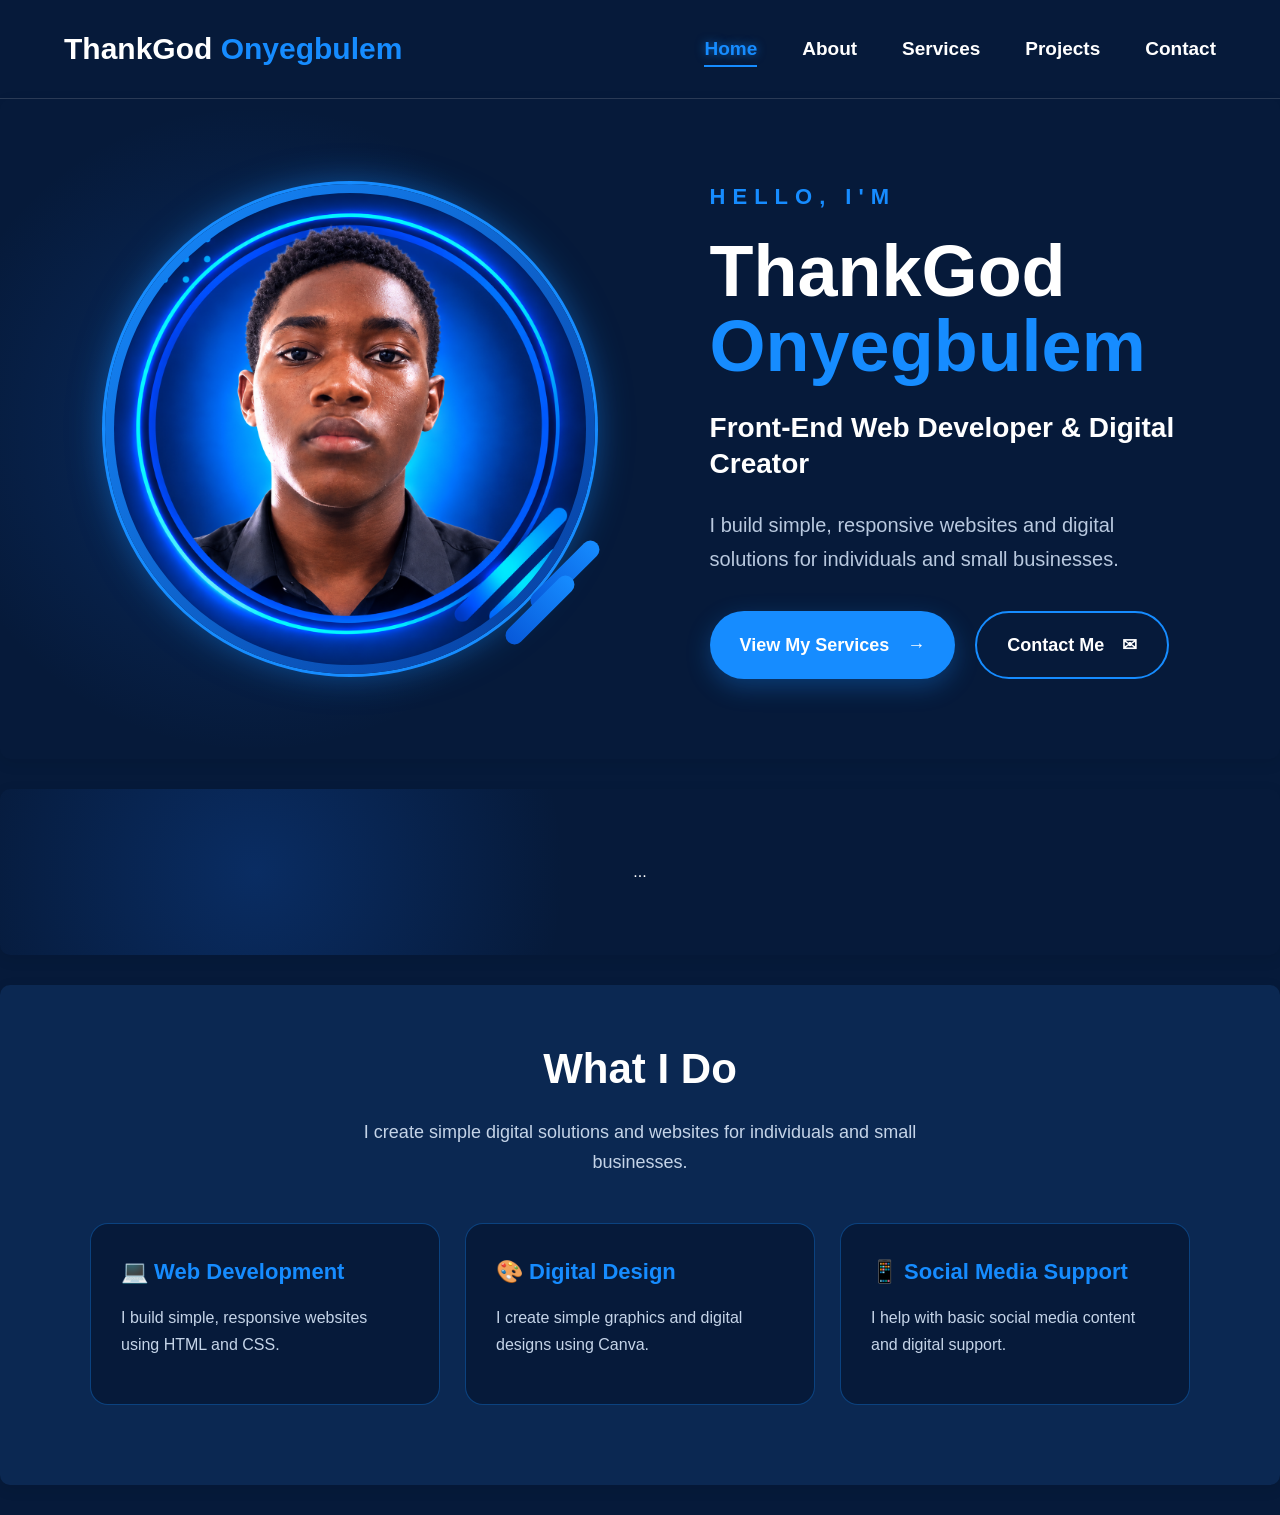
<file: index.html>
<!DOCTYPE html>
<html lang="en">

<head>
    <meta charset="UTF-8">
    <meta name="viewport" content="width=device-width, initial-scale=1.0">
    <title>ThankGod Onyegbulem | Front-End Developer</title>
    <link rel="stylesheet" href="style.css">
</head>

<body>

    <header>
        <nav>
            <div class="logo">
                ThankGod <span>Onyegbulem</span>
            </div>

            <ul>
                <li><a href="index.html" class="active">Home</a></li>
                <li><a href="about.html">About</a></li>
                <li><a href="services.html">Services</a></li>
                <li><a href="projects.html">Projects</a></li>
                <li><a href="contact.html">Contact</a></li>
            </ul>
        </nav>
    </header>


    <main>

        <section class="hero">

            <!-- PROFILE IMAGE -->
            <div class="hero-image">
                <div class="image-circle">
                    <img src="images/profile.jpg" alt="ThankGod Onyegbulem">
                </div>

                <div class="image-line line-one"></div>
                <div class="image-line line-two"></div>
            </div>


            <!-- HERO TEXT -->
            <div class="hero-text">

                <p class="intro">HELLO, I'M</p>

                <h1>
                    ThankGod<br>
                    <span>Onyegbulem</span>
                </h1>

                <h2>Front-End Web Developer & Digital Creator</h2>

                <p class="description">
                    I build simple, responsive websites and digital
                    solutions for individuals and small businesses.
                </p>


                <div class="hero-buttons">

                    <a href="services.html" class="btn primary-btn">
                        View My Services
                        <span>→</span>
                    </a>

                    <a href="contact.html" class="btn secondary-btn">
                        Contact Me
                        <span>✉</span>
                    </a>

                </div>

            </div>

        </section>
        <section class="hero">
            ...
        </section>

        <section class="what-i-do">

            <h2>What I Do</h2>

            <p>
                I create simple digital solutions and websites for individuals
                and small businesses.
            </p>

            <div class="what-grid">

                <div class="what-card">
                    <h3>💻 Web Development</h3>
                    <p>
                        I build simple, responsive websites using HTML and CSS.
                    </p>
                </div>

                <div class="what-card">
                    <h3>🎨 Digital Design</h3>
                    <p>
                        I create simple graphics and digital designs using Canva.
                    </p>
                </div>

                <div class="what-card">
                    <h3>📱 Social Media Support</h3>
                    <p>
                        I help with basic social media content and digital support.
                    </p>
                </div>

            </div>

        </section>

    </main>

    </main>

</body>

</html>
</file>
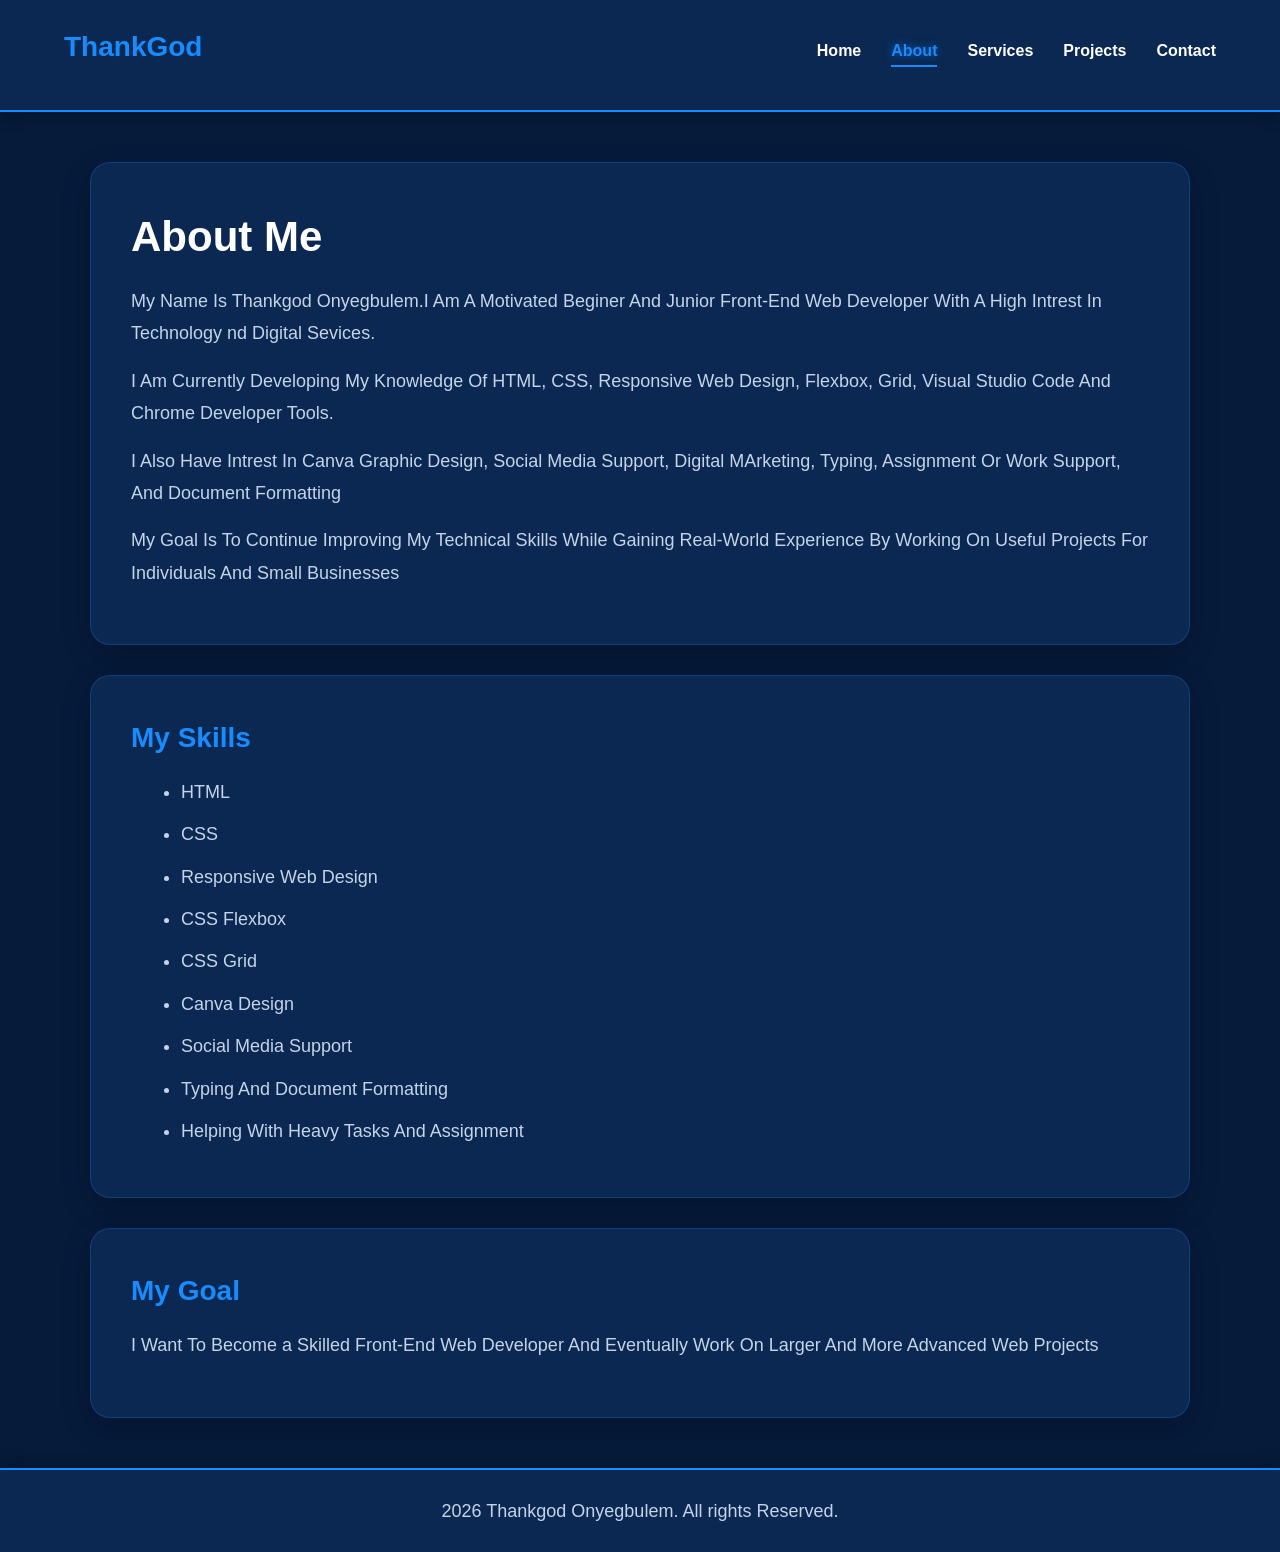
<file: about.html>
<!DOCTYPE html>
<html lang="en">

<head>
    <meta charset="UTF-8">
    <meta name="viewport" content="width=device-width, initial-scale=1.0">
    <title>About Me</title>
    <link rel="stylesheet" href="style.css">
</head>

<body>
    <header>
        <nav>
            <h2>ThankGod</h2>

            <ul>
                <li><a href="index.html">Home</a></li>
                <li><a href="about.html" class="active">About</a></li>
                <li><a href="services.html">Services</a></li>
                <li><a href="projects.html">Projects</a></li>
                <li><a href="contact.html">Contact</a></li>
            </ul>
        </nav>
    </header>
    <main>
        <section class="about-section">
            <h1>About Me</h1>
            <p>My Name Is Thankgod Onyegbulem.I Am A Motivated Beginer And Junior Front-End Web Developer With A High
                Intrest In Technology nd Digital Sevices.</p>

            <p>I Am Currently Developing My Knowledge Of HTML, CSS, Responsive Web Design, Flexbox, Grid, Visual Studio
                Code And Chrome Developer Tools.</p>

            <p>I Also Have Intrest In Canva Graphic Design, Social Media Support, Digital MArketing, Typing, Assignment
                Or Work Support, And Document Formatting</p>


            <p>My Goal Is To Continue Improving My Technical Skills While Gaining Real-World Experience By Working On
                Useful Projects For Individuals And Small Businesses</p>

        </section>

        <section>
            <h2>My Skills</h2>

            <ul>
                <li>HTML</li>
                <li>CSS</li>
                <li>Responsive Web Design</li>
                <li> CSS Flexbox</li>
                <li>CSS Grid</li>
                <li>Canva Design</li>
                <li>Social Media Support</li>
                <li>Typing And Document Formatting</li>
                <li>Helping With Heavy Tasks And Assignment</li>
            </ul>
        </section>

        <section>
            <h2>My Goal</h2>
            <p>I Want To Become a Skilled Front-End Web Developer And Eventually Work On Larger And More Advanced Web
                Projects</p>
        </section>
    </main>

    <footer>
        <p>2026 Thankgod Onyegbulem. All rights Reserved.</p>
    </footer>
</body>

</html>
</file>
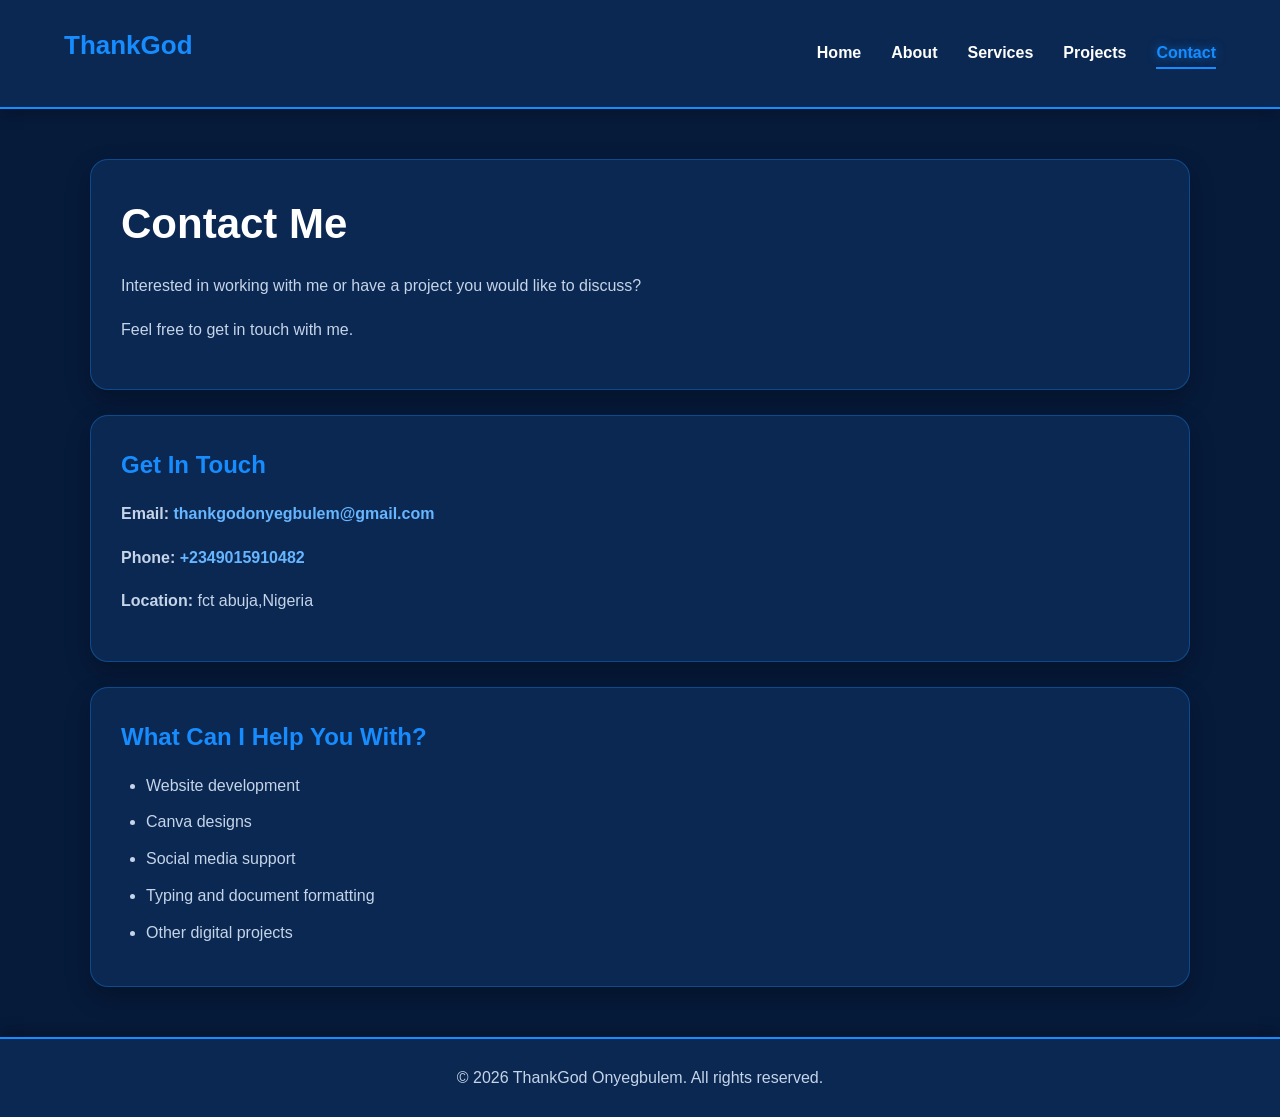
<file: contact.html>
<!DOCTYPE html>
<html lang="en">

<head>
    <meta charset="UTF-8">
    <meta name="viewport" content="width=device-width, initial-scale=1.0">

    <title>Contact | ThankGod</title>

    <link rel="stylesheet" href="style.css">
</head>

<body>

    <header>
        <nav>
            <h2>ThankGod</h2>

            <ul>
                <li><a href="index.html">Home</a></li>
                <li><a href="about.html">About</a></li>
                <li><a href="services.html">Services</a></li>
                <li><a href="projects.html">Projects</a></li>
                <li><a href="contact.html" class="active">Contact</a></li>
            </ul>
        </nav>
    </header>

    <main>

        <section class="contact-card">
            <h1>Contact Me</h1>

            <p>
                Interested in working with me or have a project
                you would like to discuss?
            </p>

            <p>
                Feel free to get in touch with me.
            </p>
        </section>

        <section class="contact-card">
            <h2>Get In Touch</h2>

            <p>
                <strong>Email:</strong>
                <a href="mailto:your-email@example.com">
                    thankgodonyegbulem@gmail.com
                </a>
            </p>

            <p>
                <strong>Phone:</strong>
                <a href="tel:+2349015910482">
                    +2349015910482
                </a>
            </p>

            <p>
                <strong>Location:</strong>
                fct abuja,Nigeria
            </p>
        </section>

        <section class="contact-card">
            <h2>What Can I Help You With?</h2>

            <ul>
                <li>Website development</li>
                <li>Canva designs</li>
                <li>Social media support</li>
                <li>Typing and document formatting</li>
                <li>Other digital projects</li>
            </ul>
        </section>

    </main>

    <footer>
        <p>© 2026 ThankGod Onyegbulem. All rights reserved.</p>
    </footer>

</body>

</html>
</file>
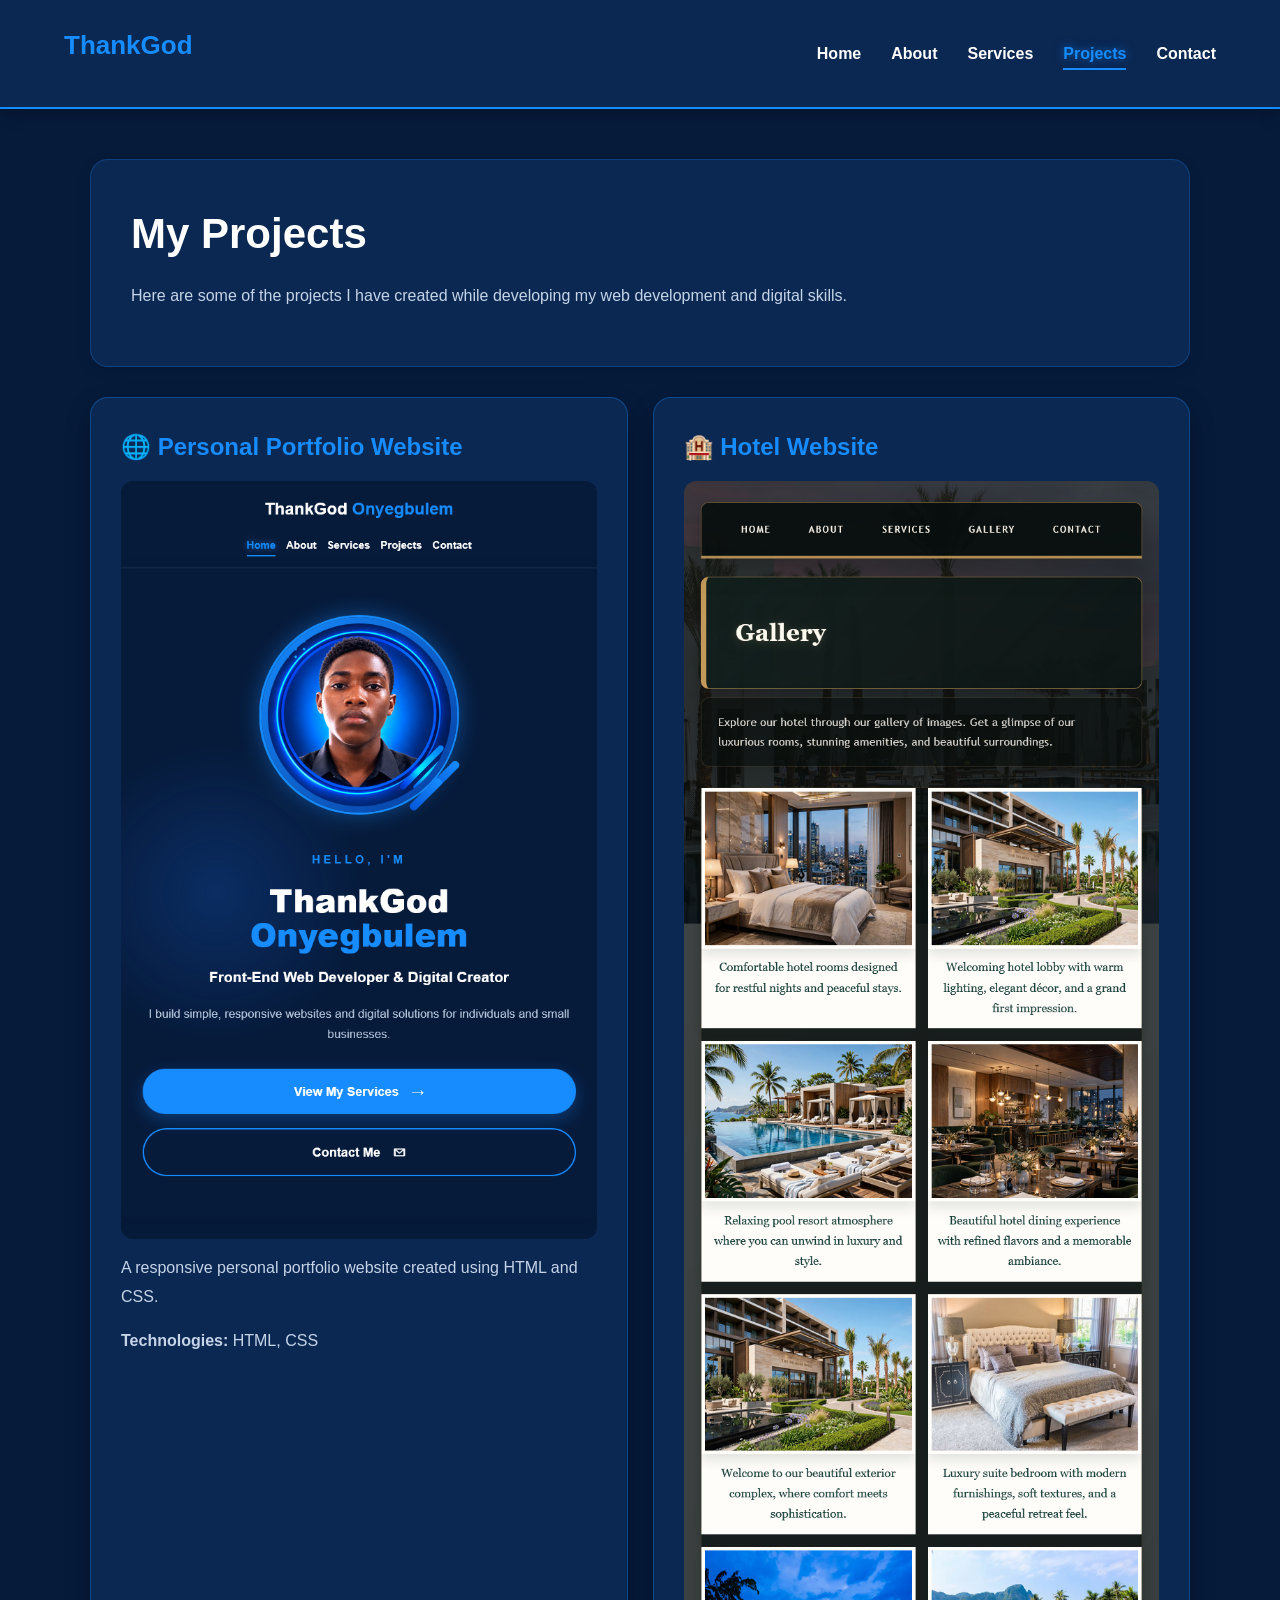
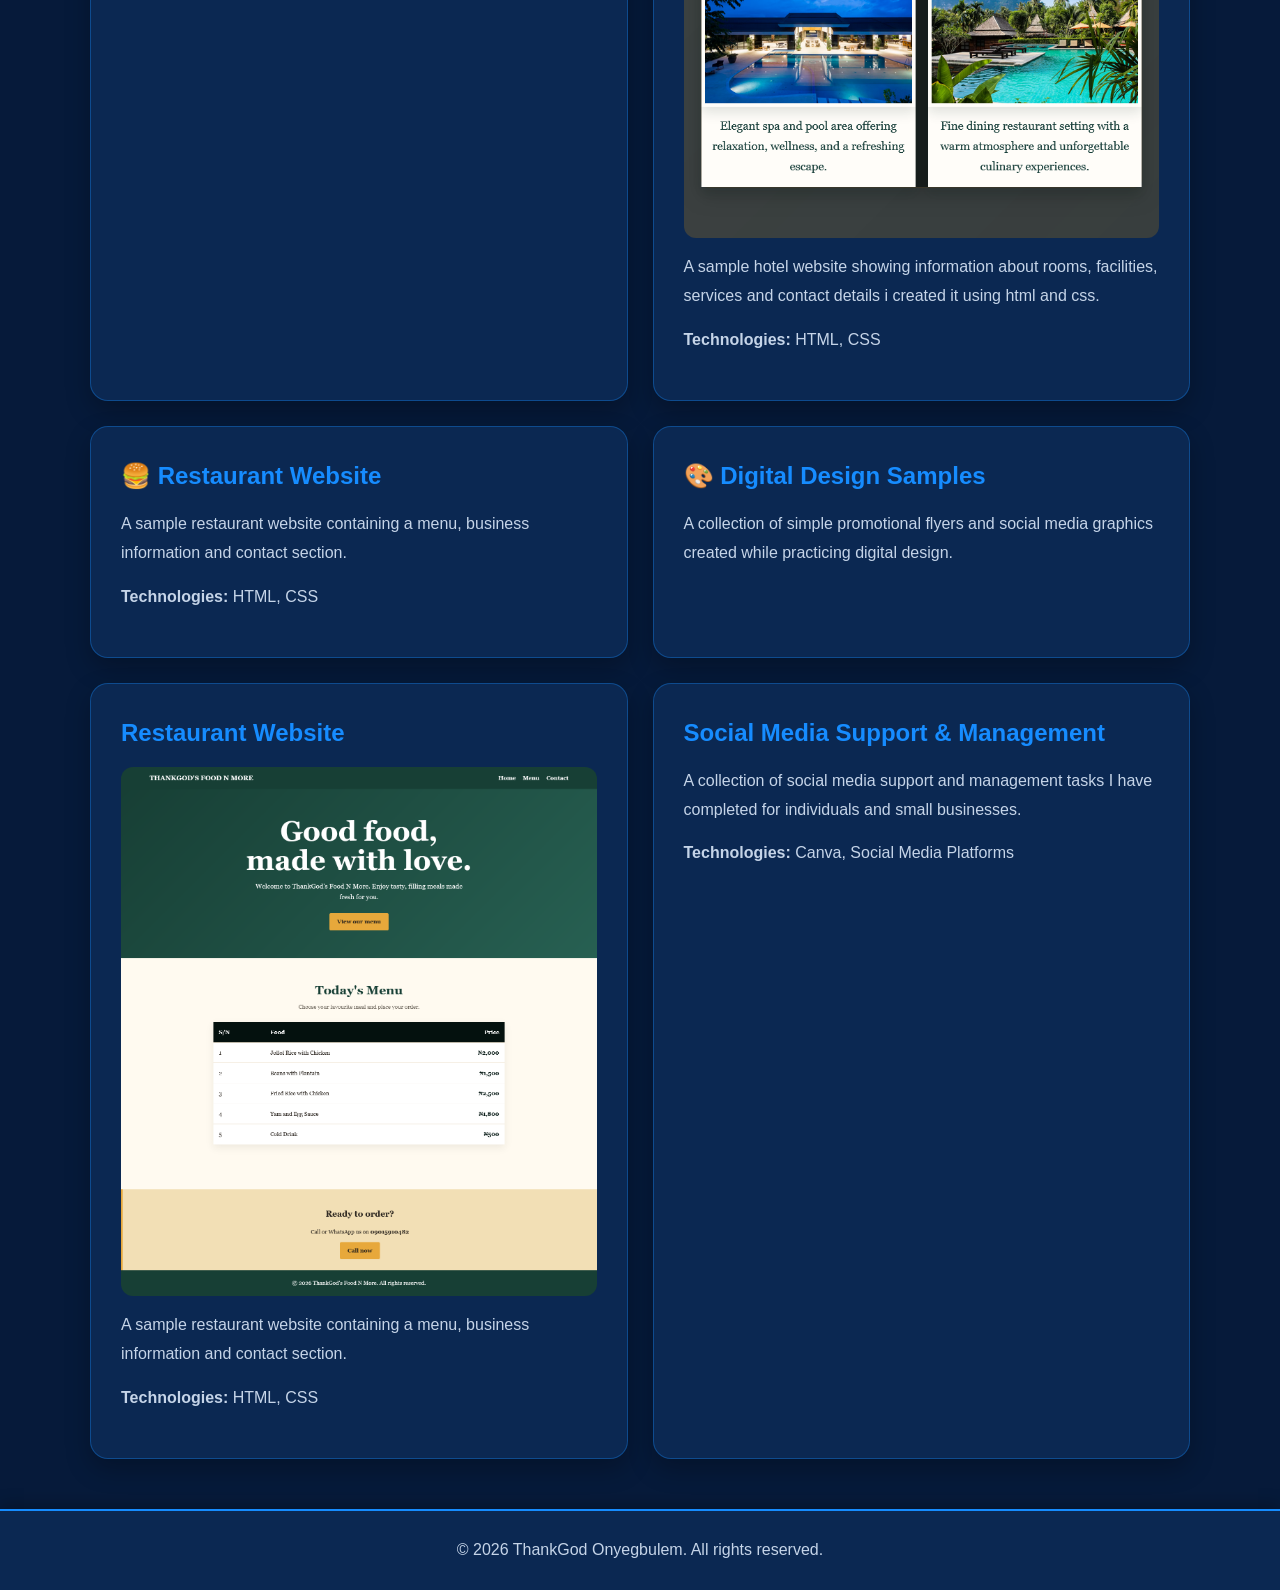
<file: projects.html>
<!DOCTYPE html>
<html lang="en">

<head>
    <meta charset="UTF-8">
    <meta name="viewport" content="width=device-width, initial-scale=1.0">

    <title>Projects | ThankGod</title>

    <link rel="stylesheet" href="style.css">
</head>

<body>

    <header>
        <nav>
            <h2>ThankGod</h2>

            <ul>
                <li><a href="index.html">Home</a></li>
                <li><a href="about.html">About</a></li>
                <li><a href="services.html">Services</a></li>
                <li><a href="projects.html" class="active">Projects</a></li>
                <li><a href="contact.html">Contact</a></li>
            </ul>
        </nav>
    </header>

    <main>

        <section>
            <h1>My Projects</h1>

            <p>
                Here are some of the projects I have created
                while developing my web development and digital skills.
            </p>
        </section>
        <div class="project-grid">
            <section class="project-card">
                <h2>🌐 Personal Portfolio Website</h2>
                <img src="images/portfolio-home.png" alt="Personal Portfolio Website Project">

                <p>
                    A responsive personal portfolio website created
                    using HTML and CSS.
                </p>

                <p><strong>Technologies:</strong> HTML, CSS</p>
            </section>

            <section class="project-card">
                <h2>🏨 Hotel Website</h2>
                <img src="images/hotel-website.png" alt="Hotel Website Project">

                <p>
                    A sample hotel website showing information about
                    rooms, facilities, services and contact details i created it using html and css.
                </p>

                <p><strong>Technologies:</strong> HTML, CSS</p>
            </section>

            <section class="project-card">
                <h2>🍔 Restaurant Website</h2>

                <p>
                    A sample restaurant website containing a menu,
                    business information and contact section.
                </p>

                <p><strong>Technologies:</strong> HTML, CSS</p>
            </section>

            <section class="project-card">
                <h2>🎨 Digital Design Samples</h2>

                <p>
                    A collection of simple promotional flyers and
                    social media graphics created while practicing
                    digital design.
                </p>
            </section>

            <section class="project-card">
                <h2>Restaurant Website</h2>
                <img src="images/restaurant-website.png" alt="Restaurant Website Project">

                <p>
                    A sample restaurant website containing a menu,
                    business information and contact section.</p>

                <p><strong>Technologies:</strong> HTML, CSS</p>
            </section>
            <section class="project-card">
                <h2>Social Media Support & Management</h2>
                <p>
                    A collection of social media support and management
                    tasks I have completed for individuals and small businesses.
                </p>
                <p><strong>Technologies:</strong> Canva, Social Media Platforms</p>
            </section>
        </div>
    </main>

    <footer>
        <p>© 2026 ThankGod Onyegbulem. All rights reserved.</p>
    </footer>

</body>

</html>
</file>
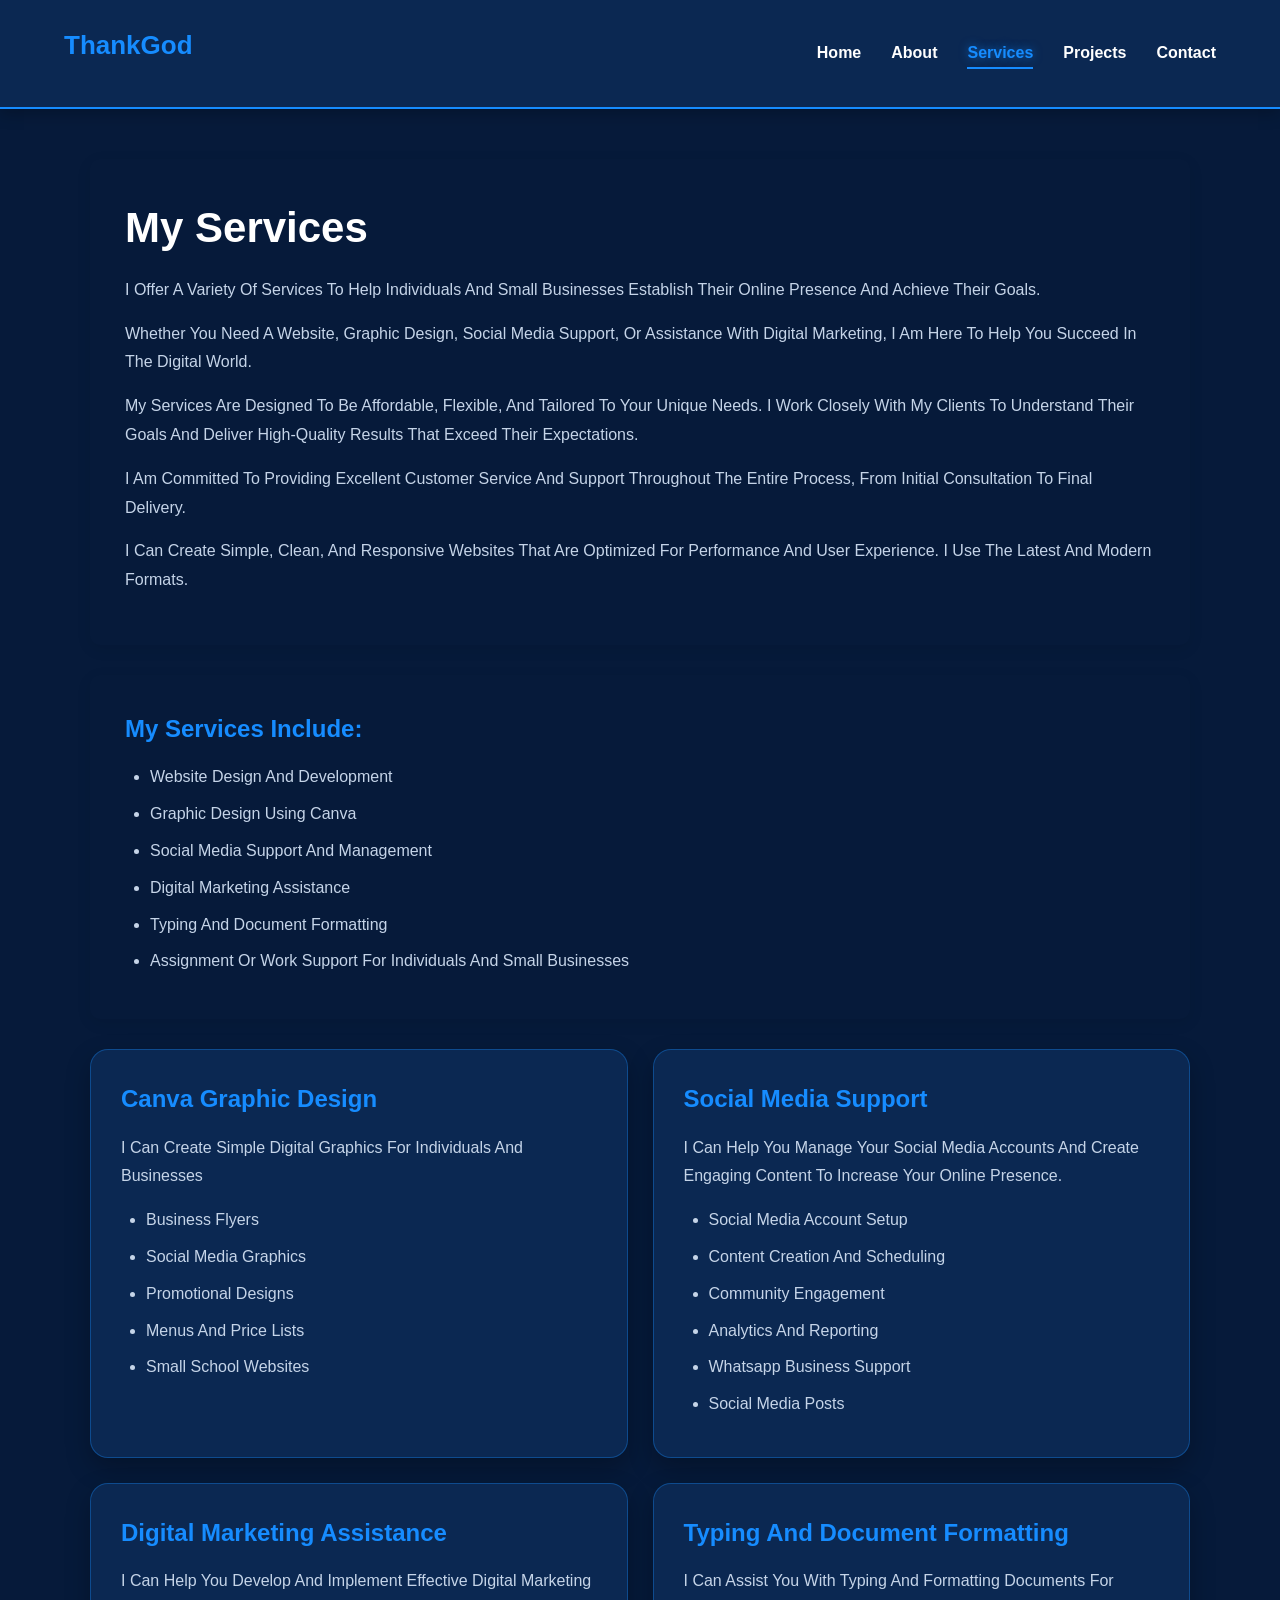
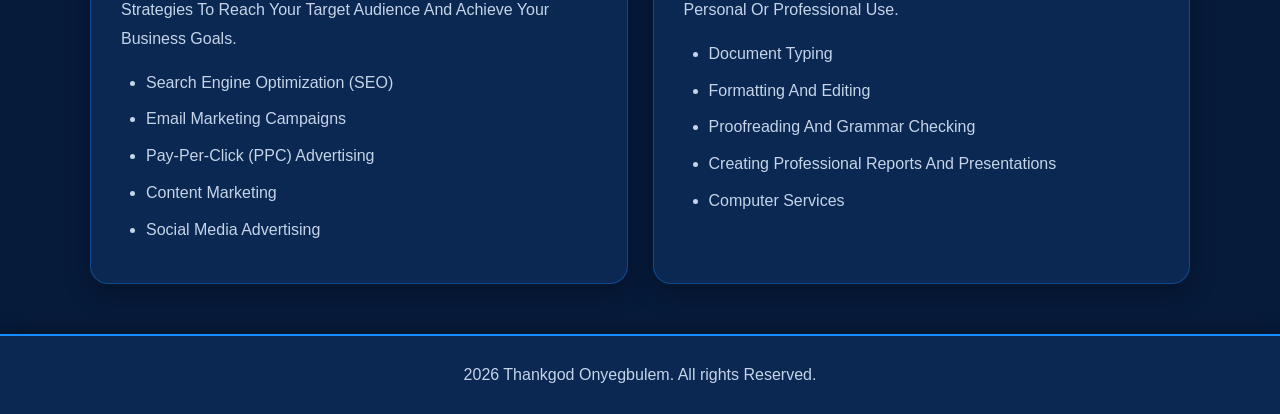
<file: services.html>
<!DOCTYPE html>
<html lang="en">

<head>
    <meta charset="UTF-8">
    <meta name="viewport" content="width=device-width, initial-scale=1.0">
    <title>Services|ThankGod</title>
    <link rel="stylesheet" href="style.css">
</head>

<body>
    <header>
        <nav>
            <h2>ThankGod</h2>
            <ul>
                <li><a href="index.html">Home</a></li>

                <li><a href="about.html">About</a></li>

                <li><a href="services.html" class="active">Services</a></li>

                <li><a href="projects.html">Projects</a></li>

                <li><a href="contact.html">Contact</a></li>
            </ul>
        </nav>
    </header>
    <main>
        <section>
            <h1>My Services</h1>
            <p>I Offer A Variety Of Services To Help Individuals And Small Businesses Establish Their Online Presence
                And Achieve Their Goals.</p>

            <p>Whether You Need A Website, Graphic Design, Social Media Support, Or Assistance With Digital Marketing,
                I Am Here To Help You Succeed In The Digital World.</p>

            <p>My Services Are Designed To Be Affordable, Flexible, And Tailored To Your Unique Needs. I Work Closely
                With My Clients To Understand Their Goals And Deliver High-Quality Results That Exceed Their
                Expectations.</p>

            <p>
                I Am Committed To Providing Excellent Customer Service And Support Throughout The Entire Process, From
                Initial Consultation To Final Delivery.
            </p>

            <p>
                I Can Create Simple, Clean, And Responsive Websites That Are Optimized For Performance And User
                Experience. I Use The Latest And Modern Formats.
            </p>

        </section>

        <section>
            <h2>My Services Include:</h2>

            <ul>
                <li>Website Design And Development</li>
                <li>Graphic Design Using Canva</li>
                <li>Social Media Support And Management</li>
                <li>Digital Marketing Assistance</li>
                <li>Typing And Document Formatting</li>
                <li>Assignment Or Work Support For Individuals And Small Businesses</li>
            </ul>
        </section>

        <div class="service-grid">
            <section class="service-card">
                <h2>Canva Graphic Design</h2>


                <p>I Can Create Simple Digital Graphics For Individuals And Businesses</p>

                <ul>
                    <li>Business Flyers</li>
                    <li>Social Media Graphics</li>
                    <li>Promotional Designs</li>
                    <li>Menus And Price Lists</li>
                    <li>Small School Websites</li>
                </ul>
            </section>
            <section class="service-card">
                <h2>Social Media Support</h2>

                <p>I Can Help You Manage Your Social Media Accounts And Create Engaging Content To Increase Your Online
                    Presence.</p>

                <ul>
                    <li>Social Media Account Setup</li>
                    <li>Content Creation And Scheduling</li>
                    <li>Community Engagement</li>
                    <li>Analytics And Reporting</li>
                    <li>Whatsapp Business Support</li>
                    <li>Social Media Posts</li>
                </ul>
            </section>

            <section class="service-card">
                <h2>Digital Marketing Assistance</h2>

                <p>I Can Help You Develop And Implement Effective Digital Marketing Strategies To Reach Your Target
                    Audience And Achieve Your Business Goals.</p>

                <ul>
                    <li>Search Engine Optimization (SEO)</li>
                    <li>Email Marketing Campaigns</li>
                    <li>Pay-Per-Click (PPC) Advertising</li>
                    <li>Content Marketing</li>
                    <li>Social Media Advertising</li>
                </ul>

            </section>

            <section class="service-card">
                <h2>Typing And Document Formatting</h2>

                <p>I Can Assist You With Typing And Formatting Documents For Personal Or Professional Use.</p>

                <ul>
                    <li>Document Typing</li>
                    <li>Formatting And Editing</li>
                    <li>Proofreading And Grammar Checking</li>
                    <li>Creating Professional Reports And Presentations</li>
                    <li>Computer Services</li>
                </ul>
            </section>
        </div>
    </main>

    <footer>
        <p>2026 Thankgod Onyegbulem. All rights Reserved.</p>
    </footer>
</body>

</html>
</file>
<file: style.css>
/* General settings */

* {
    margin: 0;
    padding: 0;
    box-sizing: border-box;
}

body {
    font-family: Arial, sans-serif;
    line-height: 1.6;
    background-color: #f5f7fa;
    color: #222;
}

/* Navigation */
/* Navigation */

header {
    background-color: #0b1f3a;
    padding: 20px 8%;
}

nav {
    display: flex;
    justify-content: space-between;
    align-items: center;
}

nav h2 {
    color: white;
    font-size: 26px;
}

nav ul {
    display: flex;
    list-style: none;
    gap: 30px;
}

nav a {
    color: white;
    text-decoration: none;
    font-size: 16px;
    font-weight: bold;
    transition: 0.3s;
}

nav a:hover {
    color: #4da6ff;
}


/* Main content */

main {
    width: 95%;
    max-width: 1200px;
    margin: 40px auto;
}

section {
    background-color: white;
    padding: 35px;
    margin-bottom: 30px;
    border-radius: 10px;
}

/* Headings */

h1 {
    font-size: 40px;
    margin-bottom: 15px;
}

h2 {
    margin-bottom: 15px;
}

p {
    margin-bottom: 15px;
}

/* Lists */

section ul {
    margin-left: 25px;
}

/* Footer */

footer {
    background-color: #0b1f3a;
    color: white;
    text-align: center;
    padding: 20px;
}

/* Hero Section */

.hero {
    min-height: 75vh;
    display: flex;
    align-items: center;
    padding: 80px;
}

.hero-text {
    max-width: 700px;
}

.intro {
    font-weight: bold;
    letter-spacing: 3px;
}

.hero h1 {
    font-size: 64px;
    margin-bottom: 15px;
}

.hero h2 {
    font-size: 30px;
    margin-bottom: 25px;
}

.hero p {
    font-size: 20px;
    max-width: 750px;
}

.hero-buttons {
    display: flex;
    gap: 15px;
    margin-top: 30px;
}

.btn {
    display: inline-block;
    background-color: #0b1f3a;
    color: white;
    padding: 14px 24px;
    text-decoration: none;
    border-radius: 6px;
    font-size: 16px;
}

.secondary-btn {
    background-color: #555;
}

.btn:hover {
    opacity: 0.8;
}

/* Services Page */

main section {
    box-shadow: 0 4px 15px rgba(0, 0, 0, 0.08);
    transition: transform 0.3s ease;
}

main section:hover {
    transform: translateY(-5px);
}

section h2 {
    color: #0b1f3a;
}

section li {
    margin-bottom: 8px;
}

/* Service Cards */

.service-grid {
    display: grid;
    grid-template-columns: repeat(2, 1fr);
    gap: 25px;
    margin-top: 30px;
}

.service-grid .service-card {
    background-color: white;
    padding: 30px;
    margin-bottom: 0;
    border-radius: 12px;
    box-shadow: 0 4px 15px rgba(0, 0, 0, 0.08);
    transition: transform 0.3s ease;
}

.service-grid .service-card:hover {
    transform: translateY(-8px);
}

.service-grid .service-card h2 {
    color: #0b1f3a;
    margin-bottom: 15px;
}

.service-grid .service-card li {
    margin-bottom: 8px;
}

@media (max-width: 768px) {
    .service-grid {
        grid-template-columns: 1fr;
    }
}

/* Project Cards */

.project-grid {
    display: grid;
    grid-template-columns: repeat(2, 1fr);
    gap: 25px;
    margin-top: 30px;
}

.project-grid .project-card {
    background-color: white;
    padding: 30px;
    margin-bottom: 0;
    border-radius: 12px;
    box-shadow: 0 4px 15px rgba(0, 0, 0, 0.08);
    transition: transform 0.3s ease;
}

.project-grid .project-card:hover {
    transform: translateY(-8px);
}

.project-grid .project-card h2 {
    color: #0b1f3a;
    margin-bottom: 15px;
}

@media (max-width: 768px) {
    .project-grid {
        grid-template-columns: 1fr;
    }
}

/* Contact Cards */

.contact-card {
    background-color: white;
    padding: 30px;
    margin-bottom: 25px;
    border-radius: 12px;
    box-shadow: 0 4px 15px rgba(0, 0, 0, 0.08);
}

.contact-card h1,
.contact-card h2 {
    color: #0b1f3a;
}

.contact-card a {
    color: #0b1f3a;
    font-weight: bold;
    text-decoration: none;
}

.contact-card a:hover {
    text-decoration: underline;
}

/* Mobile Responsive Design */

@media (max-width: 768px) {

    header {
        padding: 20px;
    }

    nav {
        flex-direction: column;
        gap: 20px;
    }

    nav ul {
        flex-wrap: wrap;
        justify-content: center;
        gap: 15px;
    }

    main {
        width: 92%;
        margin: 30px auto;
    }

    section {
        padding: 25px;
    }

    h1 {
        font-size: 32px;
    }

    .hero {
        min-height: 60vh;
        padding: 30px;
    }

    .hero h1 {
        font-size: 40px;
    }

    .hero h2 {
        font-size: 22px;
    }

    .hero p {
        font-size: 17px;
    }

    .hero-buttons {
        flex-direction: column;
    }

    .btn {
        text-align: center;
    }

    .service-grid,
    .project-grid {
        grid-template-columns: 1fr;
    }
}

/* =========================
   HOMEPAGE HERO DESIGN
   ========================= */

body:has(.hero) {
    background: #061a3a;
    color: white;
}

/* HEADER */
body:has(.hero) header {
    background: #061a3a;
    border-bottom: 1px solid rgba(255, 255, 255, 0.15);
    padding: 25px 5%;
}

body:has(.hero) nav {
    display: flex;
    align-items: center;
    justify-content: space-between;
}

body:has(.hero) .logo {
    font-size: 30px;
    font-weight: 700;
    color: white;
}

body:has(.hero) .logo span {
    color: #168cff;
}

body:has(.hero) nav ul {
    display: flex;
    gap: 45px;
    list-style: none;
}

body:has(.hero) nav ul li a {
    color: white;
    text-decoration: none;
    font-size: 19px;
    transition: 0.3s;
}

body:has(.hero) nav ul li a:hover,
body:has(.hero) nav ul li a.active {
    color: #168cff;
}


/* MAIN */
body:has(.hero) main {
    width: 100%;
    max-width: 1400px;
    margin: 0 auto;
}


/* HERO */
body:has(.hero) .hero {
    min-height: calc(100vh - 90px);
    padding: 70px 7%;
    display: flex;
    align-items: center;
    justify-content: center;
    gap: 100px;
    background:
        radial-gradient(circle at 20% 50%, rgba(20, 100, 220, 0.25), transparent 30%),
        #061a3a;
}


/* PROFILE IMAGE AREA */
body:has(.hero) .hero-image {
    position: relative;
    width: 520px;
    height: 520px;
    flex-shrink: 0;
    display: flex;
    align-items: center;
    justify-content: center;
}

body:has(.hero) .image-circle {
    width: 490px;
    height: 490px;
    border-radius: 50%;
    padding: 9px;
    background: linear-gradient(135deg, #168cff, #063b9c);
    box-shadow:
        0 0 0 3px #168cff,
        0 0 35px rgba(22, 140, 255, 0.5);
}

body:has(.hero) .image-circle img {
    width: 100%;
    height: 100%;
    object-fit: cover;
    object-position: center;
    border-radius: 50%;
    display: block;
}


/* BLUE DECORATIVE LINES */
body:has(.hero) .image-line {
    position: absolute;
    width: 90px;
    height: 18px;
    border-radius: 20px;
    background: linear-gradient(90deg, #0758d9, #168cff);
    transform: rotate(-45deg);
    right: 0;
}

body:has(.hero) .line-one {
    bottom: 105px;
}

body:has(.hero) .line-two {
    bottom: 70px;
    right: 25px;
}


/* HERO TEXT */
body:has(.hero) .hero-text {
    max-width: 650px;
}

body:has(.hero) .intro {
    color: #168cff;
    font-size: 22px;
    letter-spacing: 7px;
    margin-bottom: 20px;
}

body:has(.hero) .hero-text h1 {
    font-size: 72px;
    line-height: 1.05;
    margin: 0 0 25px;
    color: white;
    font-weight: 800;
}

body:has(.hero) .hero-text h1 span {
    color: #168cff;
}

body:has(.hero) .hero-text h2 {
    font-size: 28px;
    line-height: 1.3;
    margin-bottom: 25px;
    color: white;
}

body:has(.hero) .description {
    font-size: 20px;
    line-height: 1.7;
    color: #b9c9df;
    max-width: 620px;
}


/* BUTTONS */
body:has(.hero) .hero-buttons {
    display: flex;
    gap: 20px;
    margin-top: 35px;
}

body:has(.hero) .btn {
    display: inline-flex;
    align-items: center;
    justify-content: center;
    gap: 18px;
    padding: 18px 30px;
    border-radius: 40px;
    text-decoration: none;
    font-size: 18px;
    font-weight: 600;
    transition: 0.3s;
}

body:has(.hero) .primary-btn {
    background: #168cff;
    color: white;
    box-shadow: 0 8px 25px rgba(22, 140, 255, 0.3);
}

body:has(.hero) .primary-btn:hover {
    transform: translateY(-3px);
    background: #0878e8;
}

body:has(.hero) .secondary-btn {
    border: 2px solid #168cff;
    color: white;
    background: transparent;
}

body:has(.hero) .secondary-btn:hover {
    background: #168cff;
    transform: translateY(-3px);
}


/* =========================
   MOBILE HOMEPAGE
   ========================= */

@media (max-width: 768px) {

    body:has(.hero) header {
        padding: 20px 25px;
    }

    body:has(.hero) nav {
        flex-direction: column;
        gap: 20px;
    }

    body:has(.hero) .logo {
        font-size: 24px;
    }

    body:has(.hero) nav ul {
        gap: 15px;
        flex-wrap: wrap;
        justify-content: center;
    }

    body:has(.hero) nav ul li a {
        font-size: 15px;
    }

    body:has(.hero) .hero {
        min-height: auto;
        padding: 60px 20px;
        flex-direction: column;
        gap: 45px;
        text-align: center;
    }

    body:has(.hero) .hero-image {
        width: 300px;
        height: 300px;
    }

    body:has(.hero) .image-circle {
        width: 280px;
        height: 280px;
    }

    body:has(.hero) .image-line {
        width: 60px;
        height: 12px;
    }

    body:has(.hero) .line-one {
        bottom: 55px;
    }

    body:has(.hero) .line-two {
        bottom: 30px;
    }

    body:has(.hero) .intro {
        font-size: 16px;
        letter-spacing: 5px;
    }

    body:has(.hero) .hero-text h1 {
        font-size: 46px;
    }

    body:has(.hero) .hero-text h2 {
        font-size: 21px;
    }

    body:has(.hero) .description {
        font-size: 17px;
    }

    body:has(.hero) .hero-buttons {
        flex-direction: column;
        align-items: stretch;
    }

    body:has(.hero) .btn {
        width: 100%;
        box-sizing: border-box;
    }
}

/* =========================
   ABOUT PAGE DESIGN
   ========================= */

body:has(.about-section) {
    background: #061a3a;
    color: white;
}

body:has(.about-section) main {
    width: 90%;
    max-width: 1100px;
    margin: 50px auto;
}

body:has(.about-section) section {
    background: #0b2852;
    border: 1px solid rgba(22, 140, 255, 0.25);
    border-radius: 20px;
    padding: 40px;
    margin-bottom: 30px;
    box-shadow: 0 10px 30px rgba(0, 0, 0, 0.2);
}

body:has(.about-section) h1 {
    color: white;
    font-size: 42px;
}

body:has(.about-section) h2 {
    color: #168cff;
    font-size: 28px;
}

body:has(.about-section) p,
body:has(.about-section) li {
    color: #c5d4e8;
    font-size: 18px;
    line-height: 1.8;
}

body:has(.about-section) ul {
    padding-left: 25px;
}

body:has(.about-section) li {
    margin-bottom: 10px;
}

/* =========================
   SERVICES PAGE DESIGN
   ========================= */

body:has(.service-grid) {
    background: #061a3a;
    color: white;
}

body:has(.service-grid) main {
    width: 90%;
    max-width: 1100px;
    margin: 50px auto;
}

body:has(.service-grid) section:not(.service-card) {
    background: transparent;
}

body:has(.service-grid) h1 {
    color: white;
    font-size: 42px;
}

body:has(.service-grid) h2 {
    color: #168cff;
}

body:has(.service-grid) p,
body:has(.service-grid) li {
    color: #c5d4e8;
    line-height: 1.8;
}

/* =========================
   SERVICE CARDS
   ========================= */

.service-card {
    background: #0b2852;
    border: 1px solid rgba(22, 140, 255, 0.35);
    border-radius: 18px;
    padding: 30px;
    box-shadow: 0 10px 25px rgba(0, 0, 0, 0.2);
}

.service-card h2,
.service-card h3 {
    color: #168cff;
}

.service-card p,
.service-card li {
    color: #c5d4e8;
}

/* =========================
   FINAL SERVICE CARD FIX
   ========================= */

body:has(.service-grid) .service-card {
    background: #0b2852 !important;
    border: 1px solid rgba(22, 140, 255, 0.35);
    border-radius: 18px;
    padding: 30px;
    box-shadow: 0 10px 25px rgba(0, 0, 0, 0.25);
}

body:has(.service-grid) .service-card h2,
body:has(.service-grid) .service-card h3 {
    color: #168cff;
}

body:has(.service-grid) .service-card p,
body:has(.service-grid) .service-card li {
    color: #c5d4e8 !important;
}

/* =========================
   PAGE HEADER SEPARATION
   ========================= */

body:not(:has(.hero)) header {
    background: #0b2852;
    border-bottom: 2px solid #168cff;
    padding: 25px 5%;
    box-shadow: 0 4px 15px rgba(0, 0, 0, 0.25);
}

body:not(:has(.hero)) nav ul li a {
    color: white;
}

body:not(:has(.hero)) nav ul li a:hover {
    color: #168cff;
}

/* =========================
   PROJECTS PAGE DESIGN
   ========================= */

body:has(.project-grid) {
    background: #061a3a;
    color: white;
}

body:has(.project-grid) main {
    width: 90%;
    max-width: 1100px;
    margin: 50px auto;
}

body:has(.project-grid) h1 {
    color: white;
    font-size: 42px;
}

body:has(.project-grid) h2 {
    color: #168cff;
}

body:has(.project-grid) p {
    color: #c5d4e8;
    line-height: 1.8;
}

body:has(.project-grid) .project-card {
    background: #0b2852;
    border: 1px solid rgba(22, 140, 255, 0.35);
    border-radius: 18px;
    padding: 30px;
    box-shadow: 0 10px 25px rgba(0, 0, 0, 0.25);
}

body:has(.project-grid) .project-card h2,
body:has(.project-grid) .project-card h3 {
    color: #168cff;
}

body:has(.project-grid) .project-card p {
    color: #c5d4e8;
}

/* =========================
   PROJECTS INTRO FIX
   ========================= */

body:has(.project-grid) main>section:first-child {
    background: #0b2852;
    border: 1px solid rgba(22, 140, 255, 0.25);
    border-radius: 18px;
    padding: 40px;
    margin-bottom: 30px;
}

body:has(.project-grid) main>section:first-child h1 {
    color: white;
}

body:has(.project-grid) main>section:first-child p {
    color: #c5d4e8;
}

/* =========================
   CONTACT PAGE DESIGN
   ========================= */

body:has(.contact-card) {
    background: #061a3a;
    color: white;
}

body:has(.contact-card) main {
    width: 90%;
    max-width: 1100px;
    margin: 50px auto;
}

body:has(.contact-card) h1 {
    color: white;
    font-size: 42px;
}

body:has(.contact-card) h2 {
    color: #168cff;
}

body:has(.contact-card) p,
body:has(.contact-card) li {
    color: #c5d4e8;
    line-height: 1.8;
}

body:has(.contact-card) .contact-card {
    background: #0b2852;
    border: 1px solid rgba(22, 140, 255, 0.35);
    border-radius: 18px;
    padding: 30px;
    margin-bottom: 25px;
    box-shadow: 0 10px 25px rgba(0, 0, 0, 0.25);
}

body:has(.contact-card) .contact-card h2,
body:has(.contact-card) .contact-card h3 {
    color: #168cff;
}

body:has(.contact-card) .contact-card p,
body:has(.contact-card) .contact-card li {
    color: #c5d4e8;
}

/* =========================
   CONTACT LINKS
   ========================= */

body:has(.contact-card) .contact-card a {
    color: #66b5ff;
    font-weight: 600;
    text-decoration: none;
}

body:has(.contact-card) .contact-card a:hover {
    color: #168cff;
    text-decoration: underline;
}

/* =========================
   ACTIVE NAVIGATION LINK
   ========================= */

nav ul li a.active {
    color: #168cff !important;
    font-weight: 700;
    text-shadow: 0 0 10px rgba(22, 140, 255, 0.6);
    border-bottom: 2px solid #168cff;
    padding-bottom: 6px;
}

/* =========================
   FOOTER DESIGN
   ========================= */

footer {
    background: #0b2852;
    color: white;
    border-top: 2px solid #168cff;
    padding: 25px 5%;
    text-align: center;
    box-shadow: 0 -4px 15px rgba(0, 0, 0, 0.25);
}

footer p {
    color: #c5d4e8;
    margin: 0;
}

footer a {
    color: #66b5ff;
    text-decoration: none;
}

footer a:hover {
    color: #168cff;
    text-decoration: underline;
}

/* HOTEL PROJECT IMAGE */
.project-card img {
    width: 100%;
    height: auto;
    border-radius: 12px;
    margin: 15px 0;
    display: block;
}

/* =========================
   WHAT I DO SECTION
   ========================= */

body:has(.what-i-do) .what-i-do {
    padding: 80px 7%;
    background: #0b2852;
    text-align: center;
}

body:has(.what-i-do) .what-i-do h2 {
    color: white;
    font-size: 42px;
    margin-bottom: 15px;
}

body:has(.what-i-do) .what-i-do>p {
    color: #c5d4e8;
    font-size: 18px;
    line-height: 1.7;
    max-width: 650px;
    margin: 0 auto 45px;
}

body:has(.what-i-do) .what-grid {
    display: grid;
    grid-template-columns: repeat(3, 1fr);
    gap: 25px;
    max-width: 1100px;
    margin: 0 auto;
}

body:has(.what-i-do) .what-card {
    background: #061a3a;
    border: 1px solid rgba(22, 140, 255, 0.35);
    border-radius: 18px;
    padding: 30px;
    text-align: left;
    transition: 0.3s;
}

body:has(.what-i-do) .what-card:hover {
    transform: translateY(-5px);
    border-color: #168cff;
}

body:has(.what-i-do) .what-card h3 {
    color: #168cff;
    font-size: 22px;
    margin-bottom: 15px;
}

body:has(.what-i-do) .what-card p {
    color: #c5d4e8;
    line-height: 1.7;
}

/* MOBILE */
@media (max-width: 768px) {

    body:has(.what-i-do) .what-i-do {
        padding: 60px 20px;
    }

    body:has(.what-i-do) .what-i-do h2 {
        font-size: 34px;
    }

    body:has(.what-i-do) .what-grid {
        grid-template-columns: 1fr;
    }
}

/* REDUCE SPACE BETWEEN HERO AND WHAT I DO */

body:has(.what-i-do) .hero {
    min-height: auto;
}

body:has(.what-i-do) .what-i-do {
    padding-top: 50px;
}
</file>
